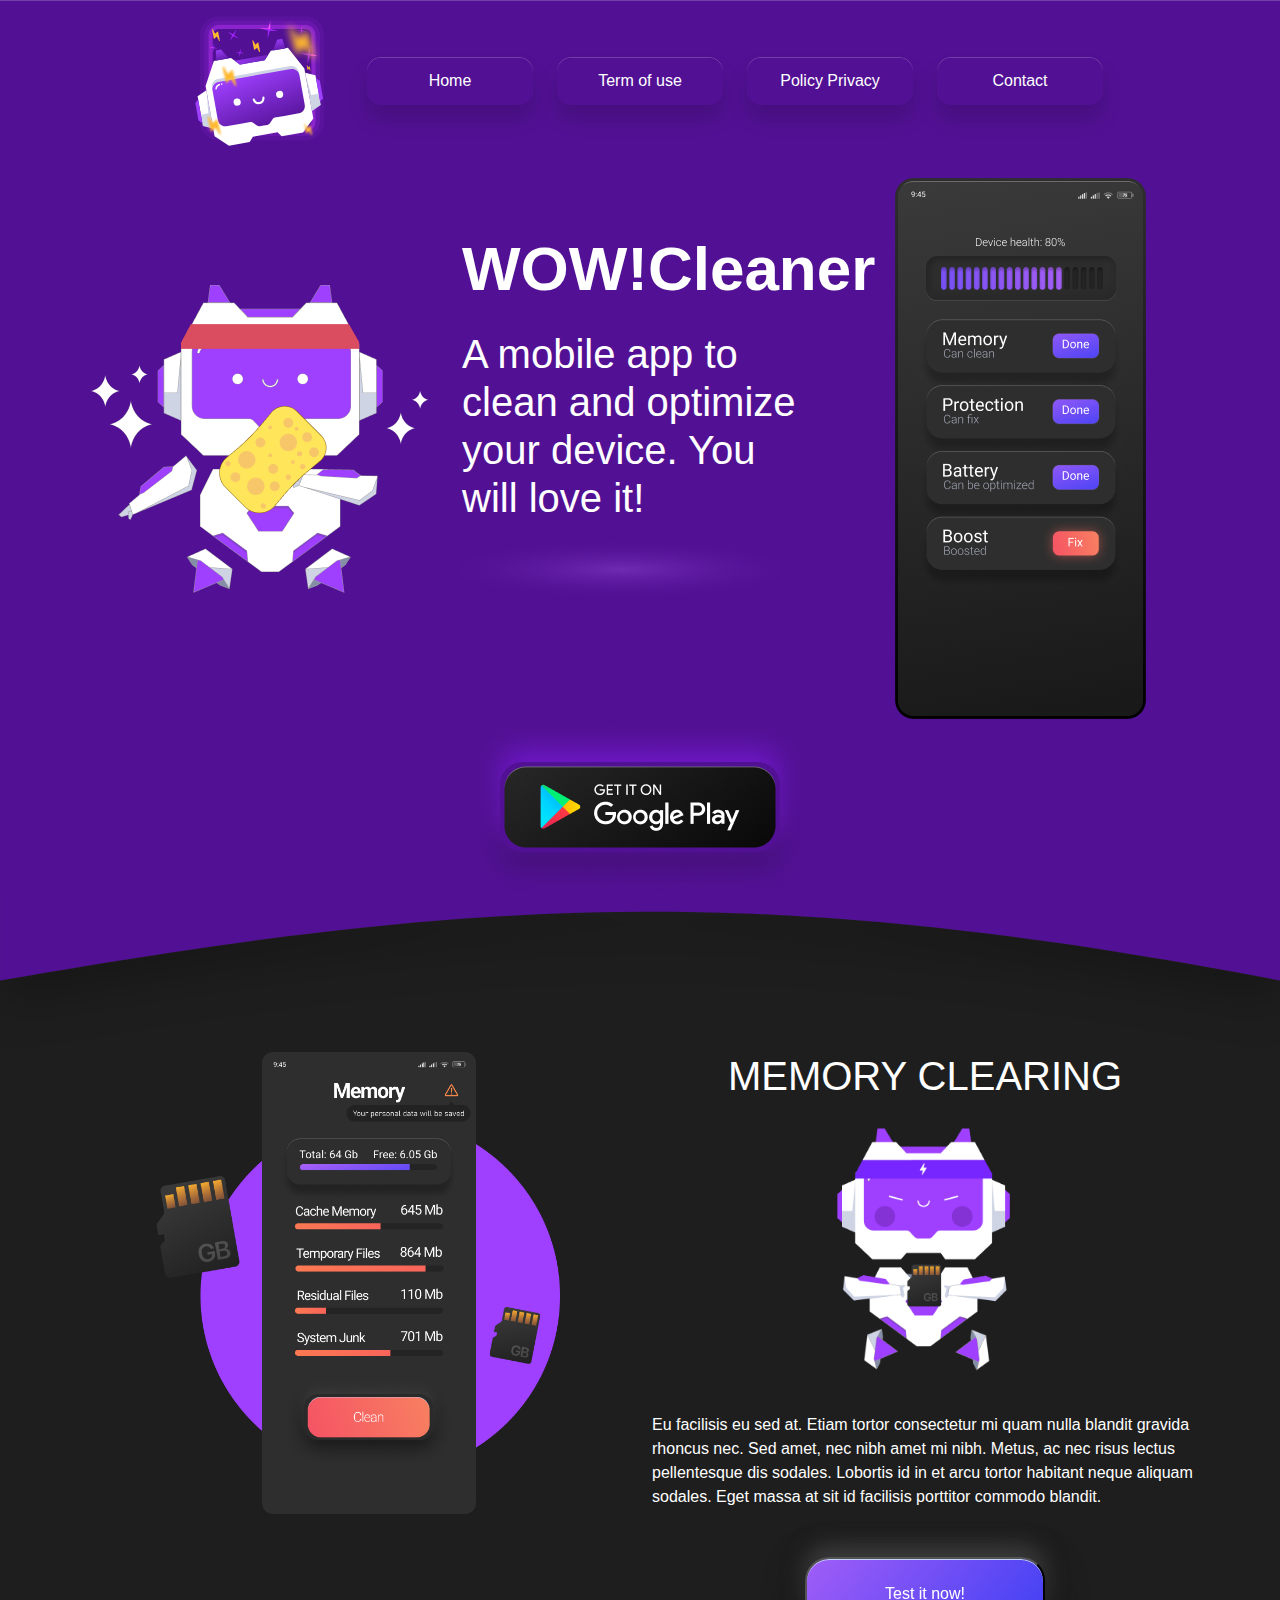
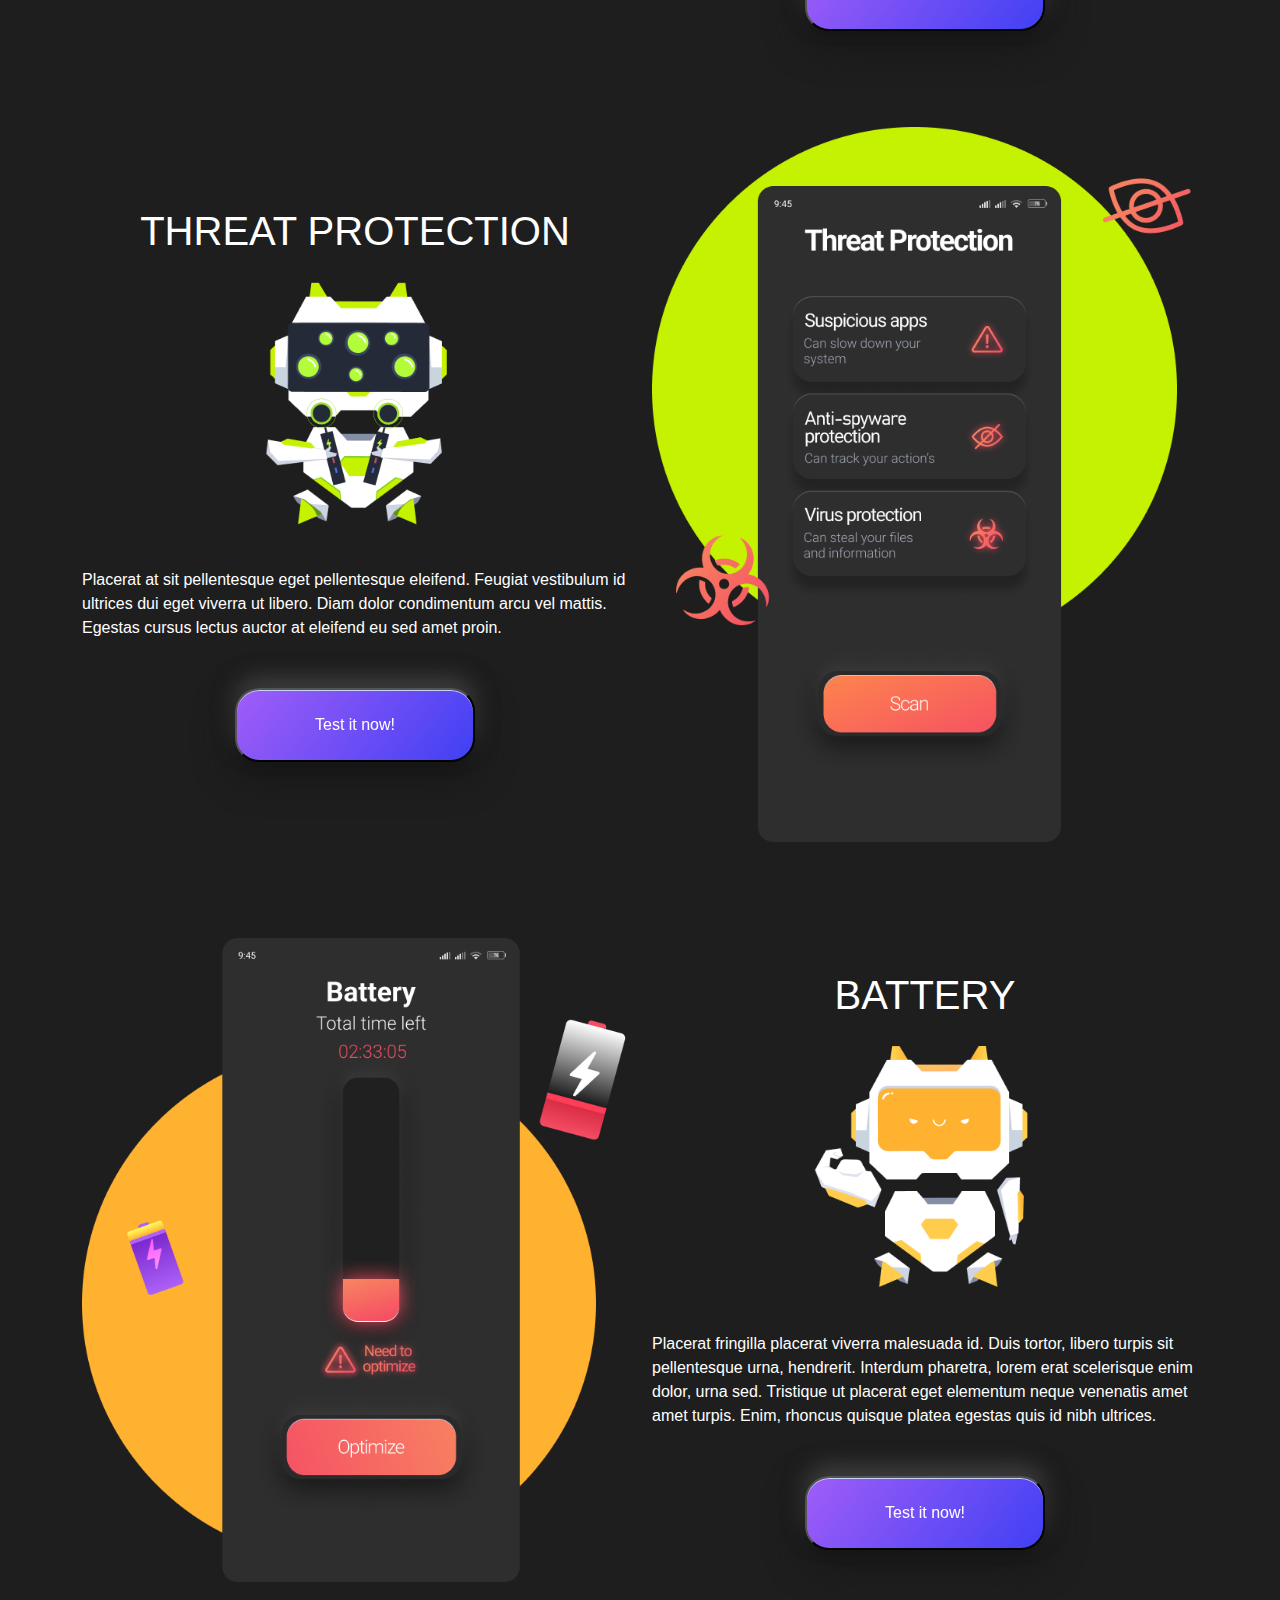
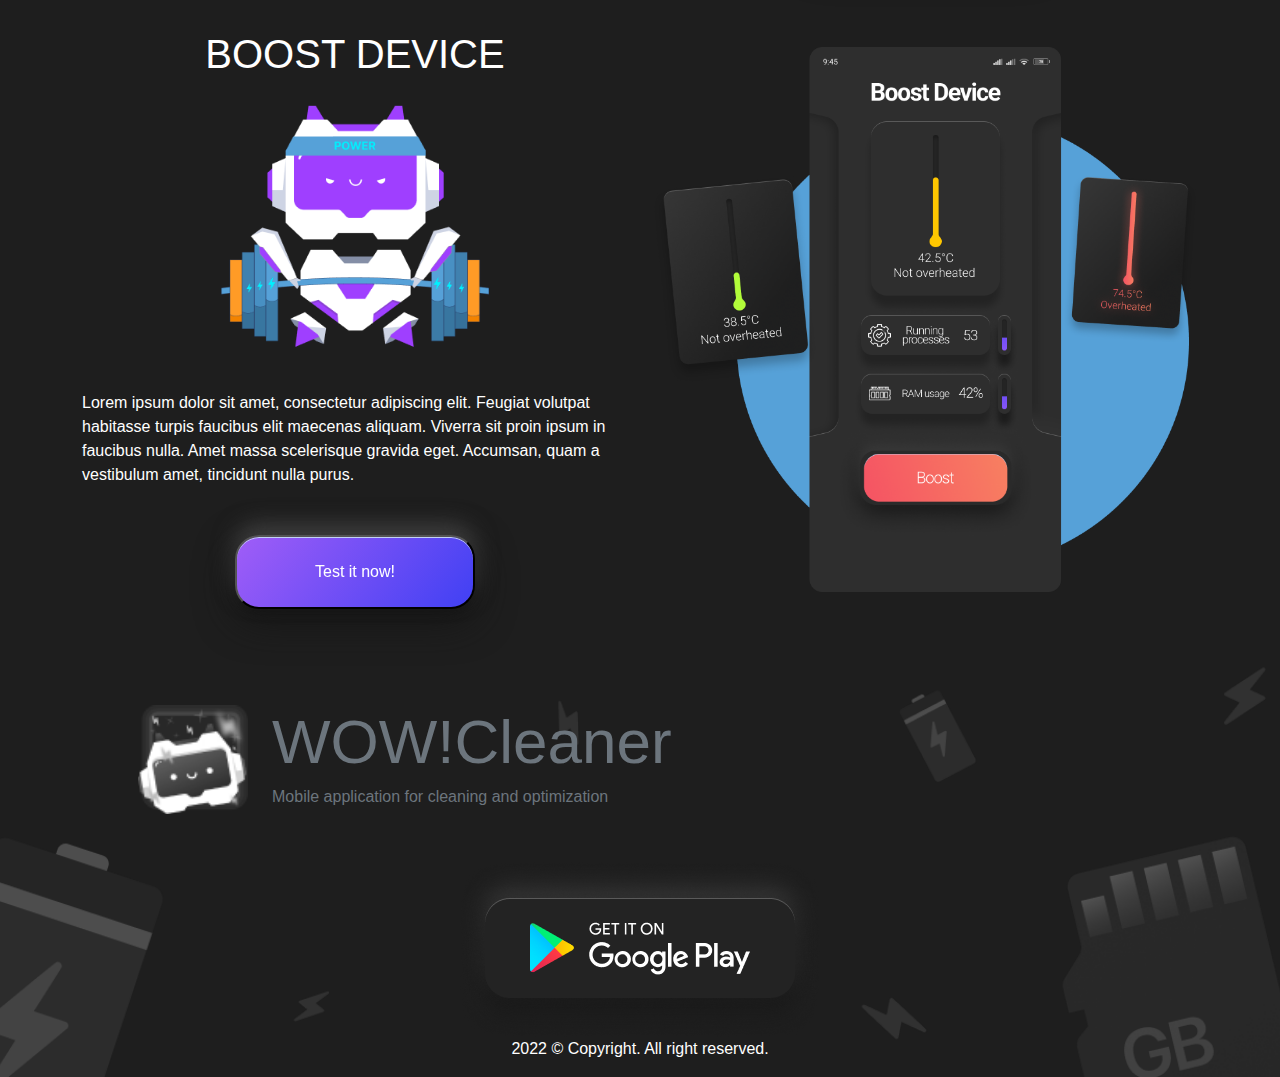
<file: index.html>
<!DOCTYPE html>
<html lang="en">
  <head>
    <meta charset="UTF-8" />
    <meta http-equiv="X-UA-Compatible" content="IE=edge" />
    <meta name="viewport" content="width=device-width, initial-scale=1" />
    <title>wow!cleaner</title>

    <link rel="stylesheet" href="assets/css/bootstrap.css" />
    <link rel="stylesheet" href="assets/css/bootstrap-grid.min.css" />
    <link rel="stylesheet" href="assets/css/bootstrap.rtl.min.css" />
    <link rel="stylesheet" href="assets/css/bootstrap-reboot.min.css" />
    <link rel="stylesheet" href="assets/css/style.css" />
    <link rel="stylesheet" href="assets/css/home.css" />
  </head>
  <body>
    <div id="root">
      <header>
        <!-- NAVIGATION -->
        <nav>
            <div class="container text-center mb-4 pt-3">
                <div class="row row-cols-2 align-items-center justify-content-center">
                  <div
                    class="col-sm-2 col-md-3 col-lg-2 d-none d-sm-none d-md-none d-lg-block d-flex justify-content-center"
                  >
                    <img
                      src="assets/img/logo.svg"
                      alt="Logo"
                      width="130px"
                      height="130px"
                    />
                  </div>
                  <div
                    class="col-sm-2 col-md-3 col-lg-2 d-flex justify-content-center"
                  >
                    <a href="#" class="text-decoration-none w-100">
                      <div class="nav-item">Home</div>
                    </a>
                  </div>
                  <div
                    class="col-sm-2 col-md-3 col-lg-2 d-flex justify-content-center"
                  >
                    <a href="./terms-of-use.html" class="text-decoration-none w-100">
                      <div class="nav-item">Term of use</div>
                    </a>
                  </div>
                  <div
                    class="col-sm-2 col-md-3 col-lg-2 d-flex justify-content-center"
                  >
                    <a href="./policy-privacy.html" class="text-decoration-none w-100">
                      <div class="nav-item">Policy Privacy</div>
                    </a>
                  </div>
                  <div
                    class="col-sm-2 col-md-3 col-lg-2 d-flex justify-content-center"
                  >
                    <a href="#" class="text-decoration-none w-100">
                      <div class="nav-item">Contact</div>
                    </a>
                  </div>
                </div>
              </div>
        </nav>
        <!-- ------------------ -->
        <div class="container">
          <div class="row align-items-center">
            <div
              class="col-sm-4 col-md-12 col-lg-4 d-flex justify-content-center mt-5 mb-5"
            >
              <img
                src="assets/img/washing-robot.png"
                alt="Washing robot"
                class="img-fluid"
              />
            </div>
            <div class="col-sm-4 col-md-6 col-lg-4 mb-5">
              <h1
                class="text-white mb-4 fw-bold text-center text-sm-center text-md-end text-lg-end"
              >
                WOW!Cleaner
              </h1>
              <h2
                class="text-white fw-light text-center text-sm-center text-md-end text-lg-end"
              >
                A mobile app to clean and optimize your device. You will love
                it!
              </h2>
              <img
                src="assets/img/deepness.png"
                alt="deepness"
                class="img-fluid"
              />
            </div>
            <div
              class="col-sm-4 col-md-6 col-lg-4 d-flex justify-content-center justify-content-sm-center justify-content-md-end justify-content-lg-center mt-2"
            >
              <img
                src="assets/img/screen-home.png"
                alt="home screen"
                class="img-fluid"
              />
            </div>
          </div>
          <div class="w-100 d-flex justify-content-center">
            <img
              src="assets/img/google-play.png"
              alt="Get it on Google Play"
              class="img-fluid"
              style="cursor: pointer"
            />
          </div>
        </div>
      </header>
      <main>
        <!-- MEMORY CLEANING -->
        <section class="pb-5">
          <!-- curve screen img here -->
          <img
            src="assets/img/curved-screen-768.svg"
            alt="Curved Screen"
            class="w-100"
          />
          <!-- ---------------------------- -->
          <div class="container">
            <div class="row">
              <div class="col-sm-12 col-md-12 col-lg-6 order-lg-1 text-center">
                <h3 class="text-white text-center fw-normal fs-1">MEMORY CLEARING</h3>
                <img
                  src="assets/img/flash-robot.png"
                  alt="Flash robot"
                  class="img-fluid mb-4 w-50"
                />
                <div class="d-none d-sm-none d-md-none d-lg-block">
                  <p class="text-white mb-5 text-end">
                    Eu facilisis eu sed at. Etiam tortor consectetur mi quam
                    nulla blandit gravida rhoncus nec. Sed amet, nec nibh amet
                    mi nibh. Metus, ac nec risus lectus pellentesque dis
                    sodales. Lobortis id in et arcu tortor habitant neque
                    aliquam sodales. Eget massa at sit id facilisis porttitor
                    commodo blandit.
                  </p>
                  <div class="d-flex justify-content-center">
                    <div class="btn-container">
                      <button class="btn-home mx-auto fw-light">
                        Test it now!
                      </button>
                    </div>
                  </div>
                </div>
              </div>
              <div class="col-sm-12 col-md-12 col-lg-6 text-center">
                <img
                  src="assets/img/memory-screen.png"
                  alt="Memory screen"
                  class="img-fluid w-75"
                />
              </div>
              <div
                class="col-sm-12 col-md-12 col-lg-6 order-lg-2 mt-4 d-sm-block d-md-block d-lg-none"
              >
                <p class="text-white mb-5 text-end">
                  Eu facilisis eu sed at. Etiam tortor consectetur mi quam nulla
                  blandit gravida rhoncus nec. Sed amet, nec nibh amet mi nibh.
                  Metus, ac nec risus lectus pellentesque dis sodales. Lobortis
                  id in et arcu tortor habitant neque aliquam sodales. Eget
                  massa at sit id facilisis porttitor commodo blandit.
                </p>
                <div class="d-flex justify-content-center">
                  <div class="btn-container">
                    <button class="btn-home mx-auto fw-light">
                      Test it now!
                    </button>
                  </div>
                </div>
              </div>
            </div>
          </div>
        </section>
        <!-- THREAT PROTECTION -->
        <section class="pt-5 pb-5">
          <div class="container">
            <div class="row align-items-center">
              <div class="col-sm-12 col-md-12 col-lg-6 text-center">
                <h3 class="text-white fw-normal fs-1">THREAT PROTECTION</h3>
                <img
                  src="assets/img/gamebot-robot.png"
                  alt="Gamebot Robot"
                  class="img-fluid w-50 mb-4"
                />
                <div class="d-none d-sm-none d-md-none d-lg-block">
                  <p class="text-white mb-5 text-end">
                    Placerat at sit pellentesque eget pellentesque eleifend.
                    Feugiat vestibulum id ultrices dui eget viverra ut libero.
                    Diam dolor condimentum arcu vel mattis. Egestas cursus
                    lectus auctor at eleifend eu sed amet proin.
                  </p>
                  <div class="d-flex justify-content-center">
                    <div class="btn-container">
                      <button class="btn-home mx-auto fw-light">
                        Test it now!
                      </button>
                    </div>
                  </div>
                </div>
              </div>
              <div class="col-sm-12 col-md-12 col-lg-6 order-lg-2 text-center">
                <img
                  src="assets/img/threat-protection-screen.png"
                  alt="Threat Protection Screen"
                  class="img-fluid w-100"
                />
              </div>
              <div
                class="col-sm-12 col-md-12 col-lg-6 order-lg-2 mt-4 d-sm-block d-md-block d-lg-none"
              >
                <p class="text-white mb-5 text-end">
                  Placerat at sit pellentesque eget pellentesque eleifend.
                  Feugiat vestibulum id ultrices dui eget viverra ut libero.
                  Diam dolor condimentum arcu vel mattis. Egestas cursus lectus
                  auctor at eleifend eu sed amet proin.
                </p>
                <div class="d-flex justify-content-center">
                  <div class="btn-container">
                    <button class="btn-home mx-auto fw-light">
                      Test it now!
                    </button>
                  </div>
                </div>
              </div>
            </div>
          </div>
        </section>
        <!-- BATTERY -->
        <section class="pt-5">
          <div class="container">
            <div class="row align-items-center">
              <div class="col-sm-12 col-md-12 col-lg-6 order-lg-1 text-center">
                <h3 class="text-white fw-normal fs-1">BATTERY</h3>
                <img
                  src="assets/img/battery-robot.png"
                  alt="Battery Robot"
                  class="img-fluid w-50 mb-4"
                />
                <div class="d-none d-sm-none d-md-none d-lg-block">
                  <p class="text-white mb-5 text-end">
                    Placerat fringilla placerat viverra malesuada id. Duis
                    tortor, libero turpis sit pellentesque urna, hendrerit.
                    Interdum pharetra, lorem erat scelerisque enim dolor, urna
                    sed. Tristique ut placerat eget elementum neque venenatis
                    amet amet turpis. Enim, rhoncus quisque platea egestas quis
                    id nibh ultrices.
                  </p>
                  <div class="d-flex justify-content-center">
                    <div class="btn-container">
                      <button class="btn-home mx-auto fw-light">
                        Test it now!
                      </button>
                    </div>
                  </div>
                </div>
              </div>
              <div class="col-sm-12 col-md-12 col-lg-6 text-center">
                <img
                  src="assets/img/battery-screen.png"
                  alt="Threat Protection Screen"
                  class="img-fluid w-100"
                />
              </div>
              <div
                class="col-sm-12 col-md-12 col-lg-6 order-lg-2 mt-4 d-sm-block d-md-block d-lg-none"
              >
                <p class="text-white mb-5 text-end">
                  Placerat fringilla placerat viverra malesuada id. Duis tortor,
                  libero turpis sit pellentesque urna, hendrerit. Interdum
                  pharetra, lorem erat scelerisque enim dolor, urna sed.
                  Tristique ut placerat eget elementum neque venenatis amet amet
                  turpis. Enim, rhoncus quisque platea egestas quis id nibh
                  ultrices.
                </p>
                <div class="d-flex justify-content-center">
                  <div class="btn-container">
                    <button class="btn-home mx-auto fw-light">
                      Test it now!
                    </button>
                  </div>
                </div>
              </div>
            </div>
          </div>
        </section>
        <!-- BOOST DEVICE -->
        <section class="pt-5 pb-5">
          <div class="container">
            <div class="row align-items-center">
              <div class="col-sm-12 col-md-12 col-lg-6 text-center">
                <h3 class="text-white fw-normal fs-1">BOOST DEVICE</h3>
                <img
                  src="assets/img/boost-robot.png"
                  alt="Gamebot Robot"
                  class="img-fluid w-50 mb-4"
                />
                <div class="d-none d-sm-none d-md-none d-lg-block">
                  <p class="text-white mb-5 text-end">
                    Lorem ipsum dolor sit amet, consectetur adipiscing elit.
                    Feugiat volutpat habitasse turpis faucibus elit maecenas
                    aliquam. Viverra sit proin ipsum in faucibus nulla. Amet
                    massa scelerisque gravida eget. Accumsan, quam a vestibulum
                    amet, tincidunt nulla purus.
                  </p>
                  <div class="d-flex justify-content-center">
                    <div class="btn-container">
                      <button class="btn-home mx-auto fw-light">
                        Test it now!
                      </button>
                    </div>
                  </div>
                </div>
              </div>
              <div class="col-sm-12 col-md-12 col-lg-6 order-lg-2 text-center">
                <img
                  src="assets/img/boost-screen.png"
                  alt="Threat Protection Screen"
                  class="img-fluid w-100"
                />
              </div>
              <div
                class="col-sm-12 col-md-12 col-lg-6 order-lg-2 mt-4 d-sm-block d-md-block d-lg-none"
              >
                <p class="text-white mb-5 text-end">
                  Lorem ipsum dolor sit amet, consectetur adipiscing elit.
                  Feugiat volutpat habitasse turpis faucibus elit maecenas
                  aliquam. Viverra sit proin ipsum in faucibus nulla. Amet massa
                  scelerisque gravida eget. Accumsan, quam a vestibulum amet,
                  tincidunt nulla purus.
                </p>
                <div class="d-flex justify-content-center">
                  <div class="btn-container">
                    <button class="btn-home mx-auto fw-light">
                      Test it now!
                    </button>
                  </div>
                </div>
              </div>
            </div>
          </div>
        </section>
      </main>
      <footer class="pt-5">
        <div class="container">
          <div class="row">
            <div class="col-lg-12">
              <div class="row row-cols-1 flex-nowrap">
                <div
                      class="col-4 col-xs-4 col-sm-4 col-md-5 col-lg-2 d-flex justify-content-end pl-5"
                    >
                      <img
                        src="assets/img/logo-bw.png"
                        alt="Logo black&white"
                        class="logo-footer img-fluid"
                      />
                    </div>
                    <div class="col-8 col-xs-8 col-sm-8 col-md-7 col-lg-9">
                      <h4 class="text-secondary">WOW!Cleaner</h4>
                      <h5 class="text-secondary">
                        Mobile application for cleaning and optimization
                      </h5>
                    </div>
              </div>
            </div>
            <div class="col-lg-12 text-center mt-5">
              <img
                src="assets/img/google-play-footer.png"
                alt="Get it on Google Play"
                class="img-fluid"
                style="cursor: pointer"
              />
            </div>
            <div class="col-lg-12 text-center">
              <p class="text-white">2022 © Copyright. All right reserved.</p>
            </div>
          </div>
        </div>
      </footer>
    </div>
    <script src="assets/js/bootstrap.min.js" defer></script>
    <script src="assets/js/bootstrap.bundle.min.js" defer></script>
  </body>
</html>
</file>
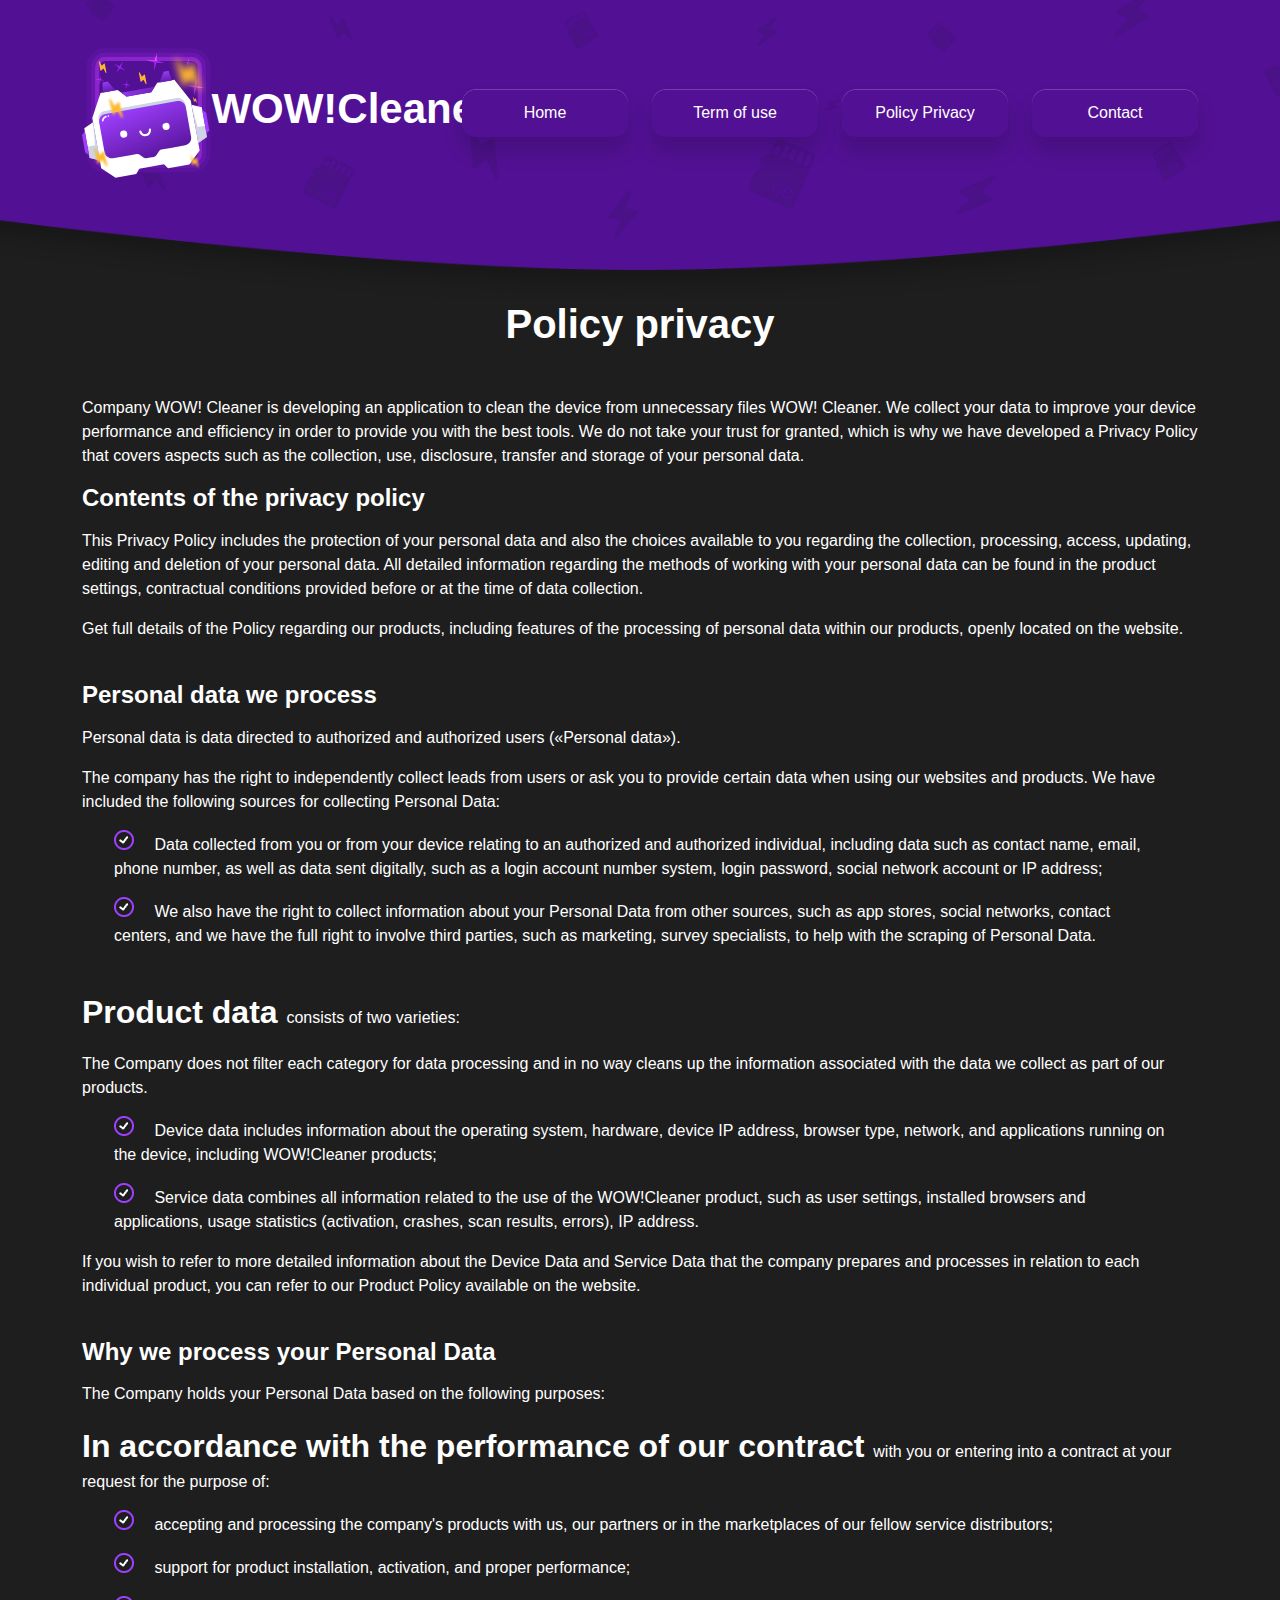
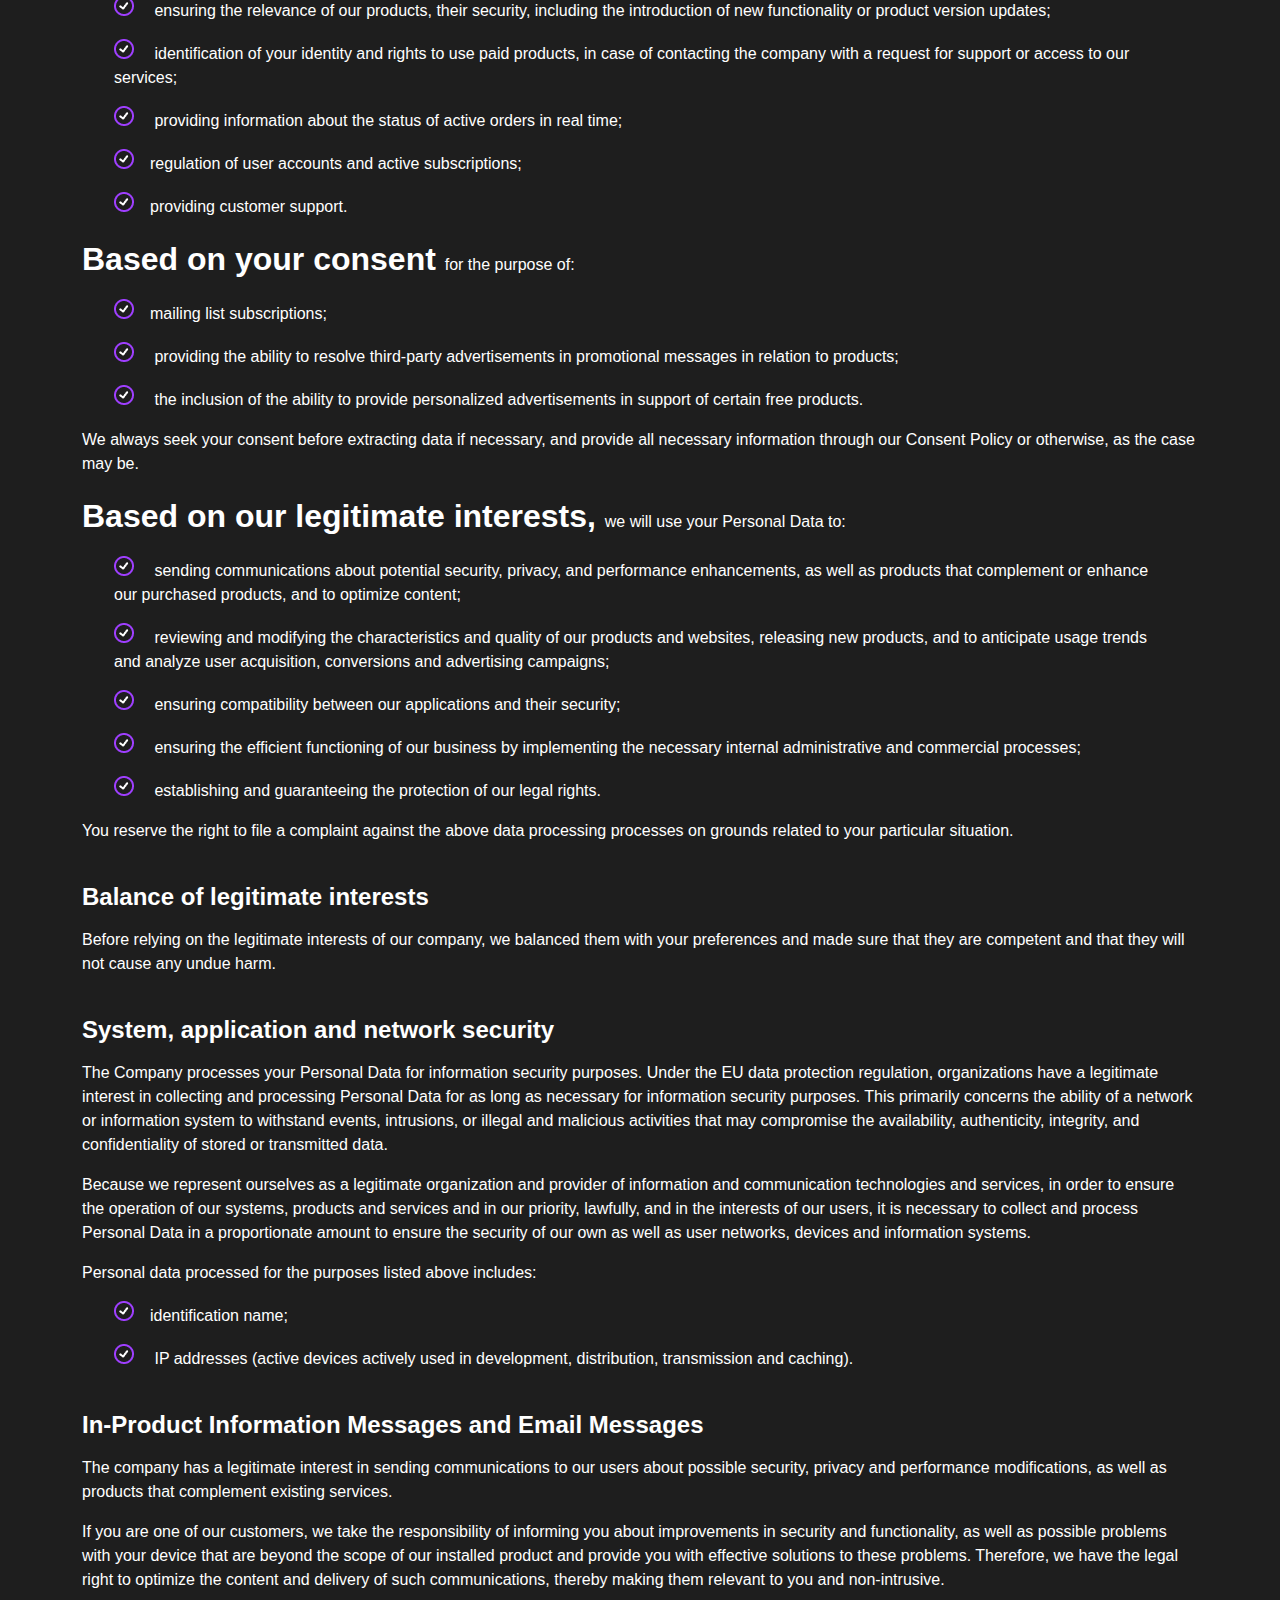
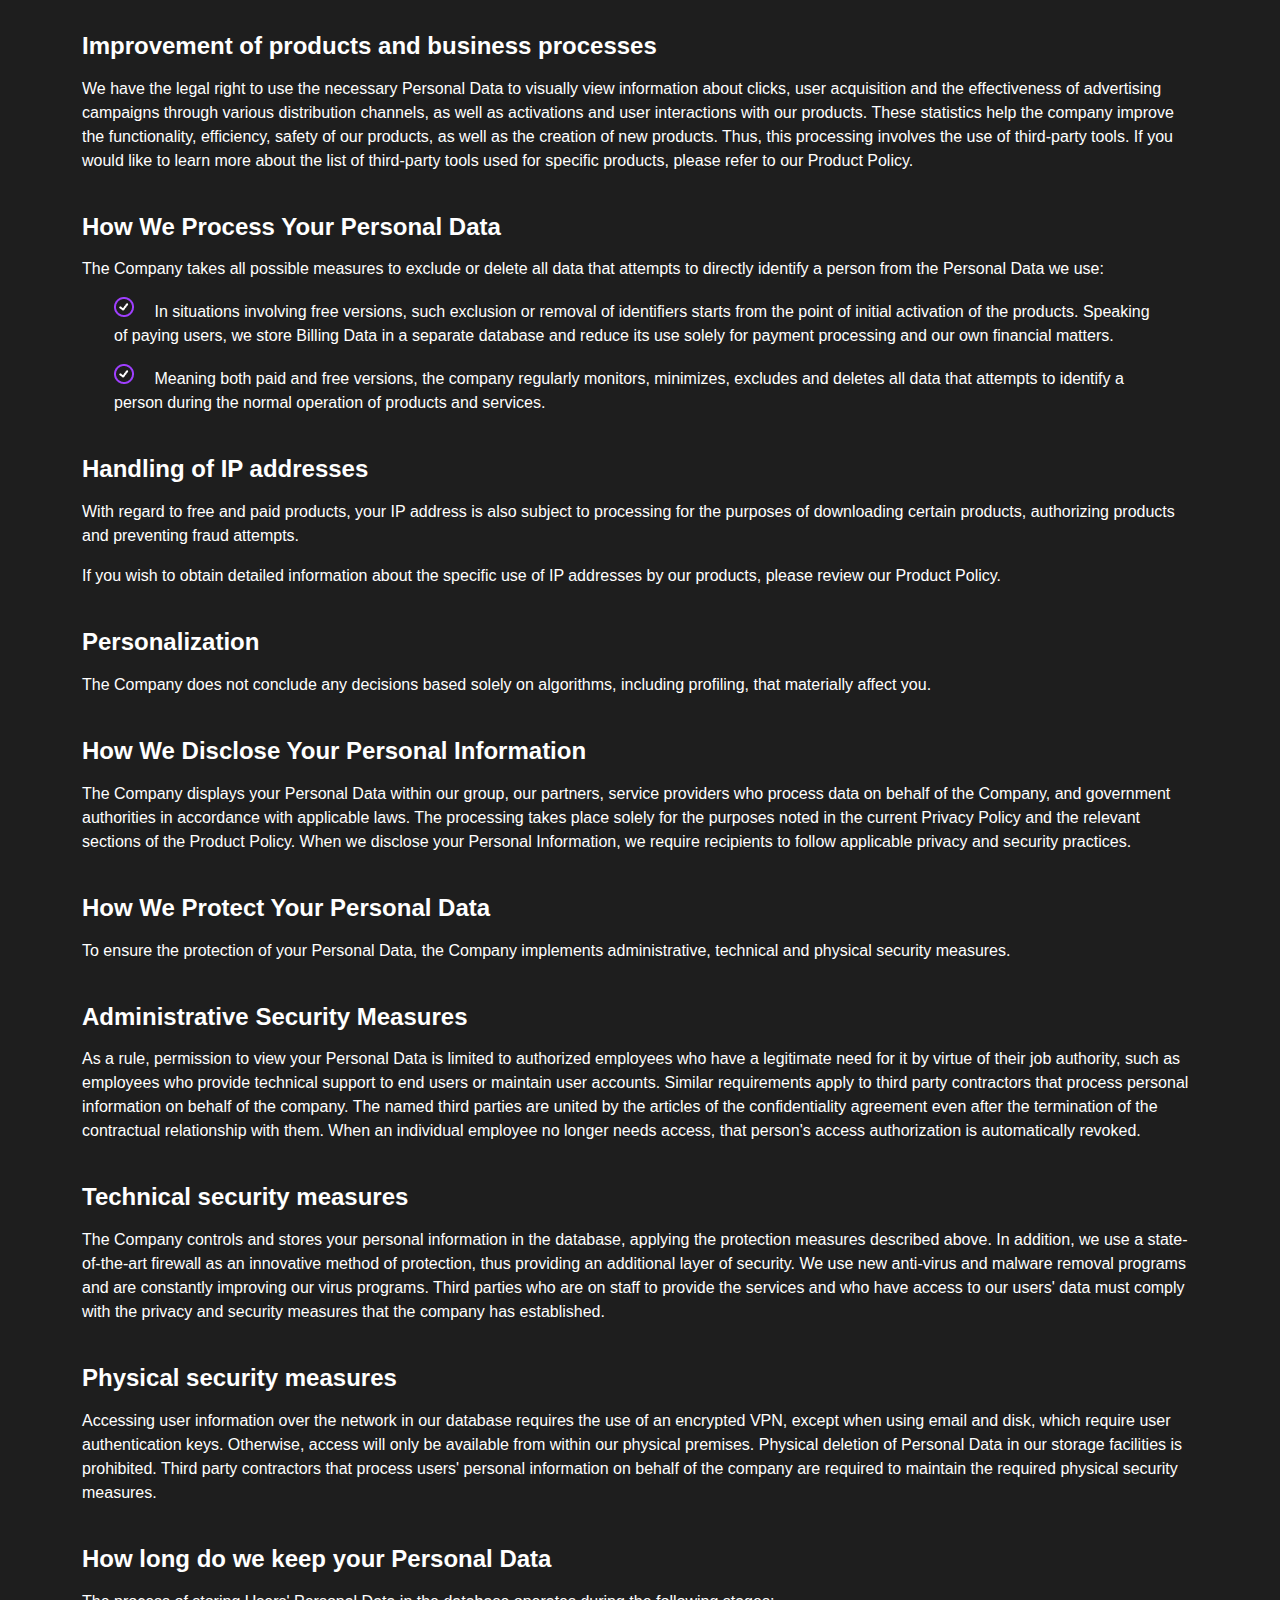
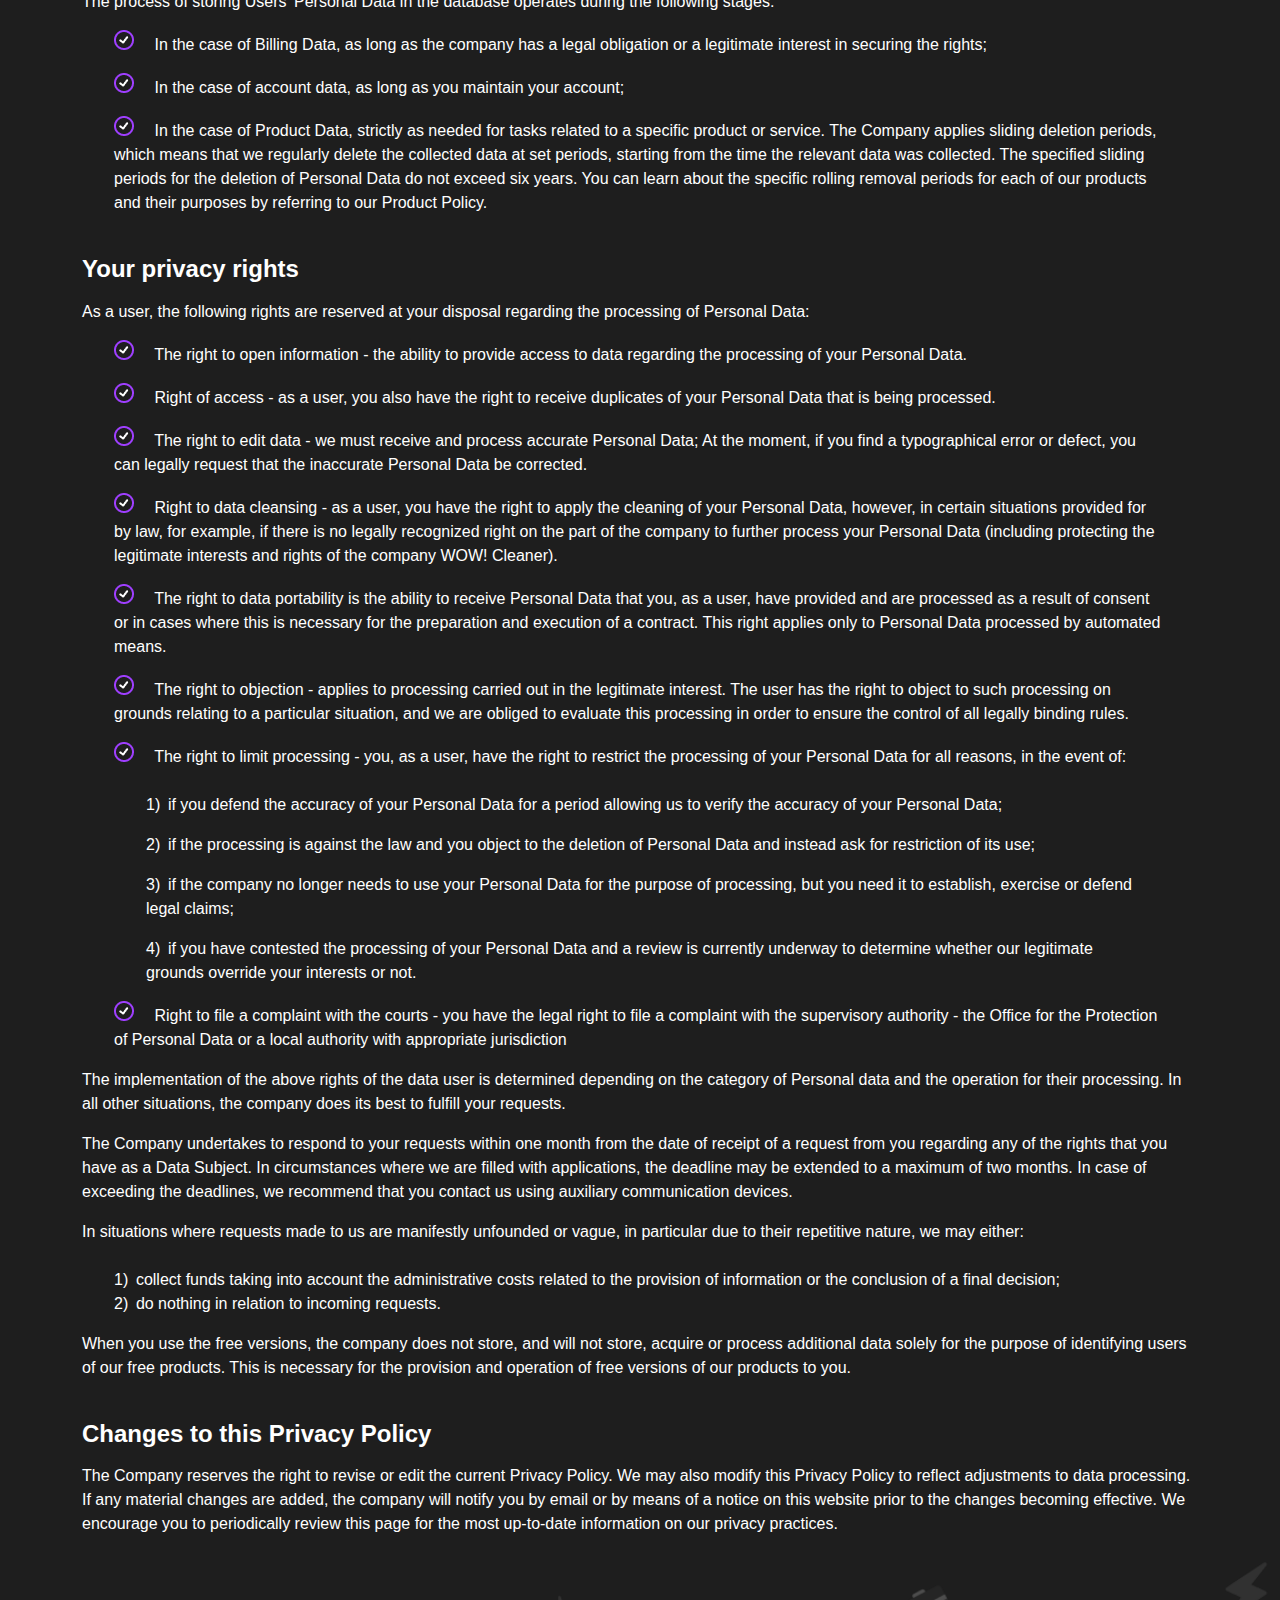
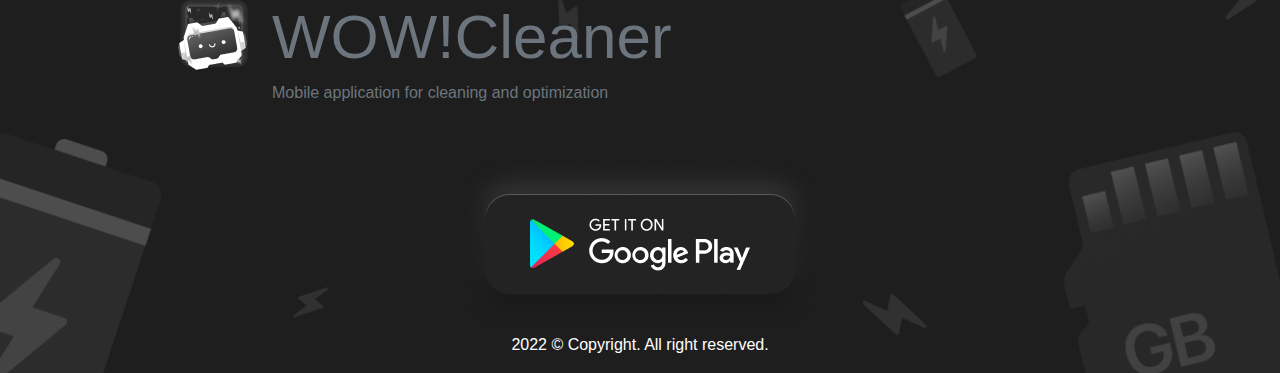
<file: policy-privacy.html>
<!DOCTYPE html>
<html lang="en">
  <head>
    <meta charset="UTF-8" />
    <meta http-equiv="X-UA-Compatible" content="IE=edge" />
    <meta name="viewport" content="width=device-width, initial-scale=1.0" />
    <title>Policy privacy</title>

    <link rel="stylesheet" href="assets/css/bootstrap.css" />
    <link rel="stylesheet" href="assets/css/bootstrap-grid.min.css" />
    <link rel="stylesheet" href="assets/css/bootstrap.rtl.min.css" />
    <link rel="stylesheet" href="assets/css/bootstrap-reboot.min.css" />
    <link rel="stylesheet" href="assets/css/style.css" />
  </head>
  <body>
    <div id="root">
      <header class="head-bg">
        <div class="pattern">
          <!-- NAVIGATION -->
          <nav>
            <div class="container text-center mb-5 pt-5">
              <h1
                class="text-white text-center mb-4 d-none d-sm-block d-md-block d-lg-none logo-text-md-sm"
              >
                WOW!Cleaner
              </h1>
              <div
                class="row row-cols-2 align-items-center justify-content-end"
              >
                <div
                  class="col-sm-2 col-md-3 col-lg-4 d-none d-sm-none d-md-none d-lg-flex flex-nowrap flex-direction-row align-items-center justify-content-around"
                >
                  <img
                    src="assets/img/logo.svg"
                    alt="Logo"
                    width="130px"
                    height="130px"
                  />
                  <h1
                    class="text-white text-center d-none d-sm-none d-md-none d-lg-flex logo-text"
                  >
                    WOW!Cleaner
                  </h1>
                </div>
                <div
                  class="col-sm-2 col-md-3 col-lg-2 d-flex justify-content-center"
                >
                  <a href="./index.html" class="text-decoration-none w-100">
                    <div class="nav-item">Home</div>
                  </a>
                </div>
                <div
                  class="col-sm-2 col-md-3 col-lg-2 d-flex justify-content-center"
                >
                  <a
                    href="./terms-of-use.html"
                    class="text-decoration-none w-100"
                  >
                    <div class="nav-item">Term of use</div>
                  </a>
                </div>
                <div
                  class="col-sm-2 col-md-3 col-lg-2 d-flex justify-content-center"
                >
                  <a href="#" class="text-decoration-none w-100">
                    <div class="nav-item">Policy Privacy</div>
                  </a>
                </div>
                <div
                  class="col-sm-2 col-md-3 col-lg-2 d-flex justify-content-center"
                >
                  <a href="#" class="text-decoration-none w-100">
                    <div class="nav-item">Contact</div>
                  </a>
                </div>
              </div>
            </div>
          </nav>
          <!-- -------------------- -->
        </div>
      </header>
      <main>
        <!-- PRIVACY POLICY -->
        <section>
          <div class="container text-white">
            <h2 class="text-center mb-5">Policy privacy</h2>
            <p>
              Company WOW! Cleaner is developing an application to clean the
              device from unnecessary files WOW! Cleaner. We collect your data
              to improve your device performance and efficiency in order to
              provide you with the best tools. We do not take your trust for
              granted, which is why we have developed a Privacy Policy that
              covers aspects such as the collection, use, disclosure, transfer
              and storage of your personal data.
            </p>
            <article>
              <h3>Contents of the privacy policy</h3>
              <p>
                This Privacy Policy includes the protection of your personal
                data and also the choices available to you regarding the
                collection, processing, access, updating, editing and deletion
                of your personal data. All detailed information regarding the
                methods of working with your personal data can be found in the
                product settings, contractual conditions provided before or at
                the time of data collection.
              </p>
              <p>
                Get full details of the Policy regarding our products, including
                features of the processing of personal data within our products,
                openly located on the website.
              </p>
            </article>
            <br />
            <article>
              <h3>Personal data we process</h3>
              <p>
                Personal data is data directed to authorized and authorized
                users («Personal data»).
              </p>
              <p>
                The company has the right to independently collect leads from
                users or ask you to provide certain data when using our websites
                and products. We have included the following sources for
                collecting Personal Data:
              </p>
              <ul>
                <li>
                  Data collected from you or from your device relating to an
                  authorized and authorized individual, including data such as
                  contact name, email, phone number, as well as data sent
                  digitally, such as a login account number system, login
                  password, social network account or IP address;
                </li>
                <li>
                  We also have the right to collect information about your
                  Personal Data from other sources, such as app stores, social
                  networks, contact centers, and we have the full right to
                  involve third parties, such as marketing, survey specialists,
                  to help with the scraping of Personal Data.
                </li>
              </ul>
            </article>
            <br />
            <article>
              <p>
                <span class="fs-2 fw-bold">Product data </span>consists of two varieties:
              </p>
              <p>
                The Company does not filter each category for data processing
                and in no way cleans up the information associated with the data
                we collect as part of our products.
              </p>
              <ul>
                <li>
                  Device data includes information about the operating system,
                  hardware, device IP address, browser type, network, and
                  applications running on the device, including WOW!Cleaner
                  products;
                </li>
                <li>
                  Service data combines all information related to the use of
                  the WOW!Cleaner product, such as user settings, installed
                  browsers and applications, usage statistics (activation,
                  crashes, scan results, errors), IP address.
                </li>
              </ul>
              <p>
                If you wish to refer to more detailed information about the
                Device Data and Service Data that the company prepares and
                processes in relation to each individual product, you can refer
                to our Product Policy available on the website.
              </p>
            </article>
            <br />
            <article>
              <h3>Why we process your Personal Data</h3>
              <p>
                The Company holds your Personal Data based on the following
                purposes:
              </p>
              <p>
                <span class="fs-2 fw-bold"
                  >In accordance with the performance of our contract </span
                >with you or entering into a contract at your request for the
                purpose of:
              </p>
              <ul>
                <li>
                  accepting and processing the company's products with us, our
                  partners or in the marketplaces of our fellow service
                  distributors;
                </li>
                <li>
                  support for product installation, activation, and proper
                  performance;
                </li>
                <li>
                  ensuring the relevance of our products, their security,
                  including the introduction of new functionality or product
                  version updates;
                </li>
                <li>
                  identification of your identity and rights to use paid
                  products, in case of contacting the company with a request for
                  support or access to our services;
                </li>
                <li>
                  providing information about the status of active orders in
                  real time;
                </li>
                <li>regulation of user accounts and active subscriptions;</li>
                <li>providing customer support.</li>
              </ul>
              <p>
                <span class="fs-2 fw-bold">Based on your consent </span>for the
                purpose of:
              </p>
              <ul>
                <li>mailing list subscriptions;</li>
                <li>
                  providing the ability to resolve third-party advertisements in
                  promotional messages in relation to products;
                </li>
                <li>
                  the inclusion of the ability to provide personalized
                  advertisements in support of certain free products.
                </li>
              </ul>
              <p>
                We always seek your consent before extracting data if necessary,
                and provide all necessary information through our Consent Policy
                or otherwise, as the case may be.
              </p>
              <p>
                <span class="fs-2 fw-bold"
                  >Based on our legitimate interests, </span
                >we will use your Personal Data to:
              </p>
              <ul>
                <li>
                  sending communications about potential security, privacy, and
                  performance enhancements, as well as products that complement
                  or enhance our purchased products, and to optimize content;
                </li>
                <li>
                  reviewing and modifying the characteristics and quality of our
                  products and websites, releasing new products, and to
                  anticipate usage trends and analyze user acquisition,
                  conversions and advertising campaigns;
                </li>
                <li>
                  ensuring compatibility between our applications and their
                  security;
                </li>
                <li>
                  ensuring the efficient functioning of our business by
                  implementing the necessary internal administrative and
                  commercial processes;
                </li>
                <li>
                  establishing and guaranteeing the protection of our legal
                  rights.
                </li>
              </ul>
              <p>
                You reserve the right to file a complaint against the above data
                processing processes on grounds related to your particular
                situation.
              </p>
            </article>
            <br />
            <article>
              <h3>Balance of legitimate interests</h3>
              <p>
                Before relying on the legitimate interests of our company, we
                balanced them with your preferences and made sure that they are
                competent and that they will not cause any undue harm.
              </p>
            </article>
            <br />
            <article>
              <h3>System, application and network security</h3>
              <p>
                The Company processes your Personal Data for information
                security purposes. Under the EU data protection regulation,
                organizations have a legitimate interest in collecting and
                processing Personal Data for as long as necessary for
                information security purposes. This primarily concerns the
                ability of a network or information system to withstand events,
                intrusions, or illegal and malicious activities that may
                compromise the availability, authenticity, integrity, and
                confidentiality of stored or transmitted data.
              </p>
              <p>
                Because we represent ourselves as a legitimate organization and
                provider of information and communication technologies and
                services, in order to ensure the operation of our systems,
                products and services and in our priority, lawfully, and in the
                interests of our users, it is necessary to collect and process
                Personal Data in a proportionate amount to ensure the security
                of our own as well as user networks, devices and information
                systems.
              </p>
              <p>
                Personal data processed for the purposes listed above includes:
              </p>
              <ul>
                <li>identification name;</li>
                <li>
                  IP addresses (active devices actively used in development,
                  distribution, transmission and caching).
                </li>
              </ul>
            </article>
            <br />
            <article>
              <h3>In-Product Information Messages and Email Messages</h3>
              <p>
                The company has a legitimate interest in sending communications
                to our users about possible security, privacy and performance
                modifications, as well as products that complement existing
                services.
              </p>
              <p>
                If you are one of our customers, we take the responsibility of
                informing you about improvements in security and functionality,
                as well as possible problems with your device that are beyond
                the scope of our installed product and provide you with
                effective solutions to these problems. Therefore, we have the
                legal right to optimize the content and delivery of such
                communications, thereby making them relevant to you and
                non-intrusive.
              </p>
            </article>
            <br />
            <article>
              <h3>Improvement of products and business processes</h3>
              <p>
                We have the legal right to use the necessary Personal Data to
                visually view information about clicks, user acquisition and the
                effectiveness of advertising campaigns through various
                distribution channels, as well as activations and user
                interactions with our products. These statistics help the
                company improve the functionality, efficiency, safety of our
                products, as well as the creation of new products. Thus, this
                processing involves the use of third-party tools. If you would
                like to learn more about the list of third-party tools used for
                specific products, please refer to our Product Policy.
              </p>
            </article>
            <br />
            <article>
              <h3>How We Process Your Personal Data</h3>
              <p>
                The Company takes all possible measures to exclude or delete all
                data that attempts to directly identify a person from the
                Personal Data we use:
              </p>
              <ul>
                <li>
                  In situations involving free versions, such exclusion or
                  removal of identifiers starts from the point of initial
                  activation of the products. Speaking of paying users, we store
                  Billing Data in a separate database and reduce its use solely
                  for payment processing and our own financial matters.
                </li>
                <li>
                  Meaning both paid and free versions, the company regularly
                  monitors, minimizes, excludes and deletes all data that
                  attempts to identify a person during the normal operation of
                  products and services.
                </li>
              </ul>
            </article>
            <br />
            <article>
              <h3>Handling of IP addresses</h3>
              <p>
                With regard to free and paid products, your IP address is also
                subject to processing for the purposes of downloading certain
                products, authorizing products and preventing fraud attempts.
              </p>
              <p>
                If you wish to obtain detailed information about the specific
                use of IP addresses by our products, please review our Product
                Policy.
              </p>
            </article>
            <br />
            <article>
              <h3>Personalization</h3>
              <p>
                The Company does not conclude any decisions based solely on
                algorithms, including profiling, that materially affect you.
              </p>
            </article>
            <br />
            <article>
              <h3>How We Disclose Your Personal Information</h3>
              <p>
                The Company displays your Personal Data within our group, our
                partners, service providers who process data on behalf of the
                Company, and government authorities in accordance with
                applicable laws. The processing takes place solely for the
                purposes noted in the current Privacy Policy and the relevant
                sections of the Product Policy. When we disclose your Personal
                Information, we require recipients to follow applicable privacy
                and security practices.
              </p>
            </article>
            <br />
            <article>
              <h3>How We Protect Your Personal Data</h3>
              <p>
                To ensure the protection of your Personal Data, the Company
                implements administrative, technical and physical security
                measures.
              </p>
            </article>
            <br />
            <article>
              <h3>Administrative Security Measures</h3>
              <p>
                As a rule, permission to view your Personal Data is limited to
                authorized employees who have a legitimate need for it by virtue
                of their job authority, such as employees who provide technical
                support to end users or maintain user accounts. Similar
                requirements apply to third party contractors that process
                personal information on behalf of the company. The named third
                parties are united by the articles of the confidentiality
                agreement even after the termination of the contractual
                relationship with them. When an individual employee no longer
                needs access, that person's access authorization is
                automatically revoked.
              </p>
            </article>
            <br />
            <article>
              <h3>Technical security measures</h3>
              <p>
                The Company controls and stores your personal information in the
                database, applying the protection measures described above. In
                addition, we use a state-of-the-art firewall as an innovative
                method of protection, thus providing an additional layer of
                security. We use new anti-virus and malware removal programs and
                are constantly improving our virus programs. Third parties who
                are on staff to provide the services and who have access to our
                users' data must comply with the privacy and security measures
                that the company has established.
              </p>
            </article>
            <br />
            <article>
              <h3>Physical security measures</h3>
              <p>
                Accessing user information over the network in our database
                requires the use of an encrypted VPN, except when using email
                and disk, which require user authentication keys. Otherwise,
                access will only be available from within our physical premises.
                Physical deletion of Personal Data in our storage facilities is
                prohibited. Third party contractors that process users' personal
                information on behalf of the company are required to maintain
                the required physical security measures.
              </p>
            </article>
            <br />
            <article>
              <h3>How long do we keep your Personal Data</h3>
              <p>
                The process of storing Users' Personal Data in the database
                operates during the following stages:
              </p>
              <ul>
                <li>
                  In the case of Billing Data, as long as the company has a
                  legal obligation or a legitimate interest in securing the
                  rights;
                </li>
                <li>
                  In the case of account data, as long as you maintain your
                  account;
                </li>
                <li>
                  In the case of Product Data, strictly as needed for tasks
                  related to a specific product or service. The Company applies
                  sliding deletion periods, which means that we regularly delete
                  the collected data at set periods, starting from the time the
                  relevant data was collected. The specified sliding periods for
                  the deletion of Personal Data do not exceed six years. You can
                  learn about the specific rolling removal periods for each of
                  our products and their purposes by referring to our Product
                  Policy.
                </li>
              </ul>
            </article>
            <br />
            <article>
              <h3>Your privacy rights</h3>
              <p>
                As a user, the following rights are reserved at your disposal
                regarding the processing of Personal Data:
              </p>
              <ul>
                <li>
                  The right to open information - the ability to provide access
                  to data regarding the processing of your Personal Data.
                </li>
                <li>
                  Right of access - as a user, you also have the right to
                  receive duplicates of your Personal Data that is being
                  processed.
                </li>
                <li>
                  The right to edit data - we must receive and process accurate
                  Personal Data; At the moment, if you find a typographical
                  error or defect, you can legally request that the inaccurate
                  Personal Data be corrected.
                </li>
                <li>
                  Right to data cleansing - as a user, you have the right to
                  apply the cleaning of your Personal Data, however, in certain
                  situations provided for by law, for example, if there is no
                  legally recognized right on the part of the company to further
                  process your Personal Data (including protecting the
                  legitimate interests and rights of the company WOW! Cleaner).
                </li>
                <li>
                  The right to data portability is the ability to receive
                  Personal Data that you, as a user, have provided and are
                  processed as a result of consent or in cases where this is
                  necessary for the preparation and execution of a contract.
                  This right applies only to Personal Data processed by
                  automated means.
                </li>
                <li>
                  The right to objection - applies to processing carried out in
                  the legitimate interest. The user has the right to object to
                  such processing on grounds relating to a particular situation,
                  and we are obliged to evaluate this processing in order to
                  ensure the control of all legally binding rules.
                </li>
                <li>
                  The right to limit processing - you, as a user, have the right
                  to restrict the processing of your Personal Data for all
                  reasons, in the event of:
                  <ol class="li-in-ol mt-4">
                    <li>if you defend the accuracy of your Personal Data for a
                      period allowing us to verify the accuracy of your Personal
                      Data;
                    </li>
                    <li>if the processing is against the law and you object to the
                      deletion of Personal Data and instead ask for restriction
                      of its use;
                    </li>
                    <li>if the company no longer needs to use your Personal Data
                      for the purpose of processing, but you need it to
                      establish, exercise or defend legal claims;
                    </li>
                    <li>if you have contested the processing of your Personal Data
                      and a review is currently underway to determine whether
                      our legitimate grounds override your interests or not.
                    </li>
                  </ol>
                </li>
                <li>
                  Right to file a complaint with the courts - you have the legal
                  right to file a complaint with the supervisory authority - the
                  Office for the Protection of Personal Data or a local
                  authority with appropriate jurisdiction
                </li>
              </ul>
              <p>
                The implementation of the above rights of the data user is determined depending on the category of Personal data and the operation for their processing. In all other situations, the company does its best to fulfill your requests.
              </p>
              <p>The Company undertakes to respond to your requests within one month from the date of receipt of a request from you regarding any of the rights that you have as a Data Subject. In circumstances where we are filled with applications, the deadline may be extended to a maximum of two months. In case of exceeding the deadlines, we recommend that you contact us using auxiliary communication devices.</p>
              <p>In situations where requests made to us are manifestly unfounded or vague, in particular due to their repetitive nature, we may either:
              </p>
              <ol class="li-in-ol mt-4">
                <li>collect funds taking into account the administrative costs related to the provision of         
                  information or the conclusion of a final decision;
                </li>
                <li>do nothing in relation to incoming requests.</li>
              </ol>
              <p>When you use the free versions, the company does not store, and will not store, acquire or process additional data solely for the purpose of identifying users of our free products. This is necessary for the provision and operation of free versions of our products to you.
              </p>
            </article>
            <br />
            <article>
              <h3>Changes to this Privacy Policy</h3>
              <p>
                The Company reserves the right to revise or edit the current
                Privacy Policy. We may also modify this Privacy Policy to
                reflect adjustments to data processing. If any material changes
                are added, the company will notify you by email or by means of a
                notice on this website prior to the changes becoming effective.
                We encourage you to periodically review this page for the most
                up-to-date information on our privacy practices.
              </p>
            </article>
          </div>
        </section>
        <!-- ------------------ -->
      </main>
      <footer class="pt-5">
        <div class="container">
          <div class="row">
            <div class="col-lg-12">
              <div class="row row-cols-1 flex-nowrap">
                <div
                  class="col-4 col-xs-4 col-sm-4 col-md-4 col-lg-2 d-flex justify-content-end pl-5"
                >
                  <img
                    src="assets/img/logo-bw.png"
                    alt="Logo black&white"
                    style="width: 70px; height: 70px"
                    class="logo-footer"
                  />
                </div>
                <div class="col-8 col-xs-8 col-sm-8 col-md-8 col-lg-9">
                  <h4 class="text-secondary">WOW!Cleaner</h4>
                  <h5 class="text-secondary">
                    Mobile application for cleaning and optimization
                  </h5>
                </div>
              </div>
            </div>
            <div class="col-lg-12 text-center mt-5">
              <img
                src="assets/img/google-play-footer.png"
                alt="Get it on Google Play"
                class="img-fluid"
                style="cursor: pointer"
              />
            </div>
            <div class="col-lg-12 text-center">
              <p class="text-white">2022 © Copyright. All right reserved.</p>
            </div>
          </div>
        </div>
      </footer>
    </div>
  </body>
</html>
</file>
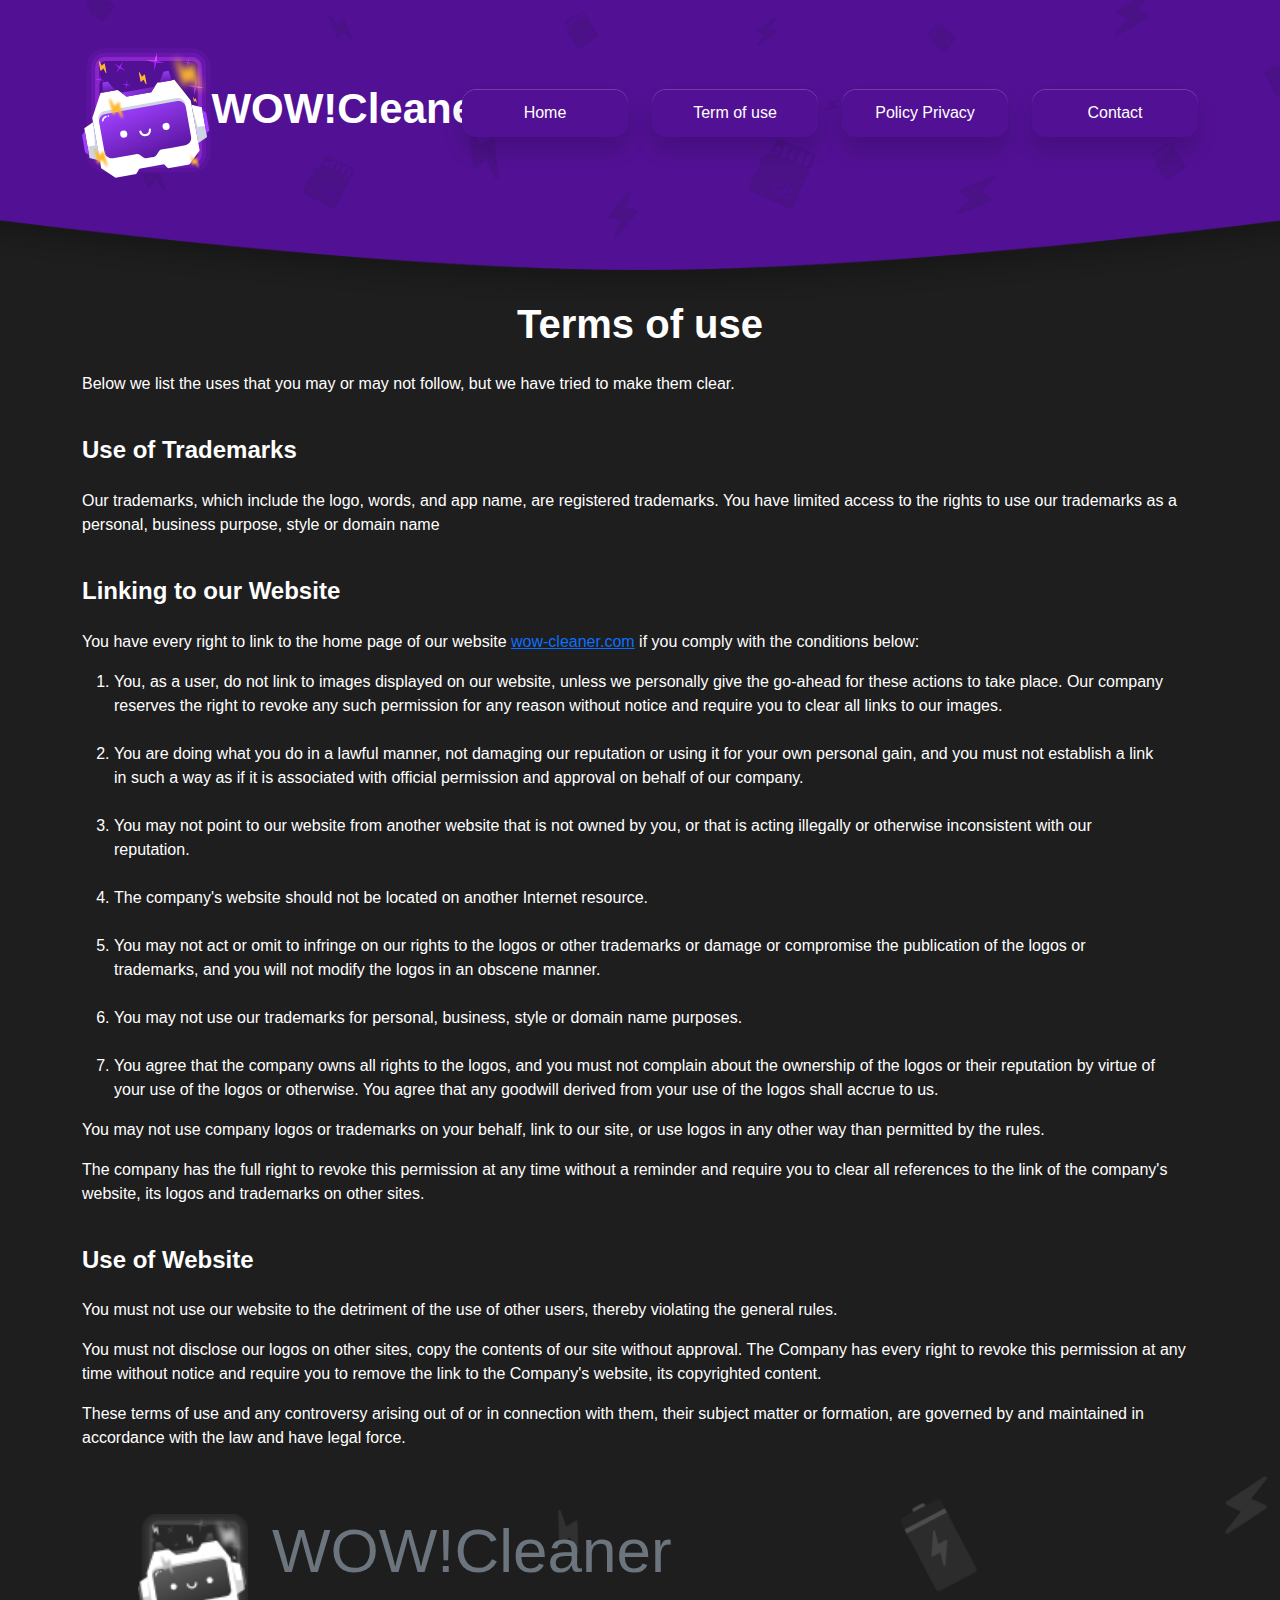
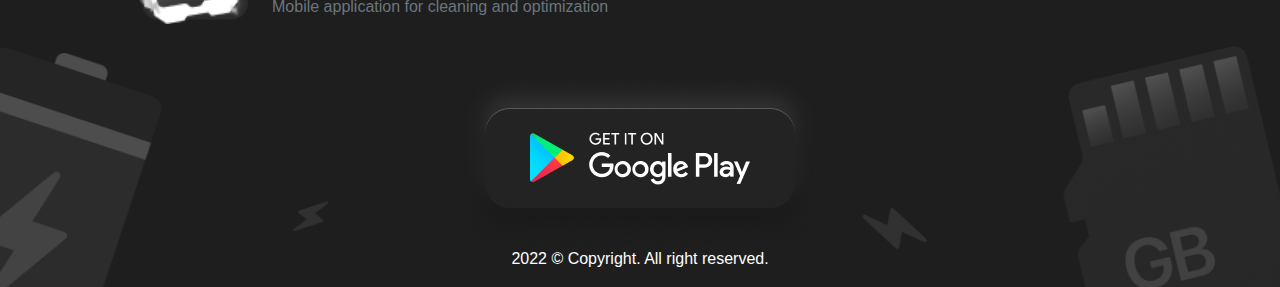
<file: terms-of-use.html>
<!DOCTYPE html>
<html lang="en">
  <head>
    <meta charset="UTF-8" />
    <meta http-equiv="X-UA-Compatible" content="IE=edge" />
    <meta name="viewport" content="width=device-width, initial-scale=1" />
    <title>Terms of use</title>

    <link rel="stylesheet" href="assets/css/bootstrap.css" />
    <link rel="stylesheet" href="assets/css/bootstrap-grid.min.css" />
    <link rel="stylesheet" href="assets/css/bootstrap.rtl.min.css" />
    <link rel="stylesheet" href="assets/css/bootstrap-reboot.min.css" />
    <link rel="stylesheet" href="assets/css/style.css" />
  </head>
  <body>
    <div id="root">
      <header class="head-bg">
        <div class="pattern">
          <!-- NAVIGATION -->
          <nav>
            <div class="container text-center mb-5 pt-5">
              <h1
                class="text-white text-center mb-4 d-none d-sm-block d-md-block d-lg-none logo-text-md-sm"
              >
                WOW!Cleaner
              </h1>
              <div
                class="row row-cols-2 align-items-center justify-content-end"
              >
                <div
                  class="col-sm-2 col-md-3 col-lg-4 d-none d-sm-none d-md-none d-lg-flex flex-nowrap flex-direction-row align-items-center justify-content-around"
                >
                  <img
                    src="assets/img/logo.svg"
                    alt="Logo"
                    width="130px"
                    height="130px"
                  />
                  <h1
                    class="text-white text-center d-none d-sm-none d-md-none d-lg-flex logo-text"
                  >
                    WOW!Cleaner
                  </h1>
                </div>
                <div
                  class="col-sm-2 col-md-3 col-lg-2 d-flex justify-content-center"
                >
                  <a href="./index.html" class="text-decoration-none w-100">
                    <div class="nav-item">Home</div>
                  </a>
                </div>
                <div
                  class="col-sm-2 col-md-3 col-lg-2 d-flex justify-content-center"
                >
                  <a href="#" class="text-decoration-none w-100">
                    <div class="nav-item">Term of use</div>
                  </a>
                </div>
                <div
                  class="col-sm-2 col-md-3 col-lg-2 d-flex justify-content-center"
                >
                  <a href="./policy-privacy.html" class="text-decoration-none w-100">
                    <div class="nav-item">Policy Privacy</div>
                  </a>
                </div>
                <div
                  class="col-sm-2 col-md-3 col-lg-2 d-flex justify-content-center"
                >
                  <a href="#" class="text-decoration-none w-100">
                    <div class="nav-item">Contact</div>
                  </a>
                </div>
              </div>
            </div>
          </nav>
          <!-- -------------------- -->
        </div>
      </header>
      <main>
        <!-- TERMS OF USE -->
        <section>
          <div class="container text-white">
            <h2 class="text-center mb-4">Terms of use</h2>
            <p>
              Below we list the uses that you may or may not follow, but we have
              tried to make them clear.
            </p>
            <br>
            <article>
              <h3 class="mb-4">Use of Trademarks</h3>
              <p>
                Our trademarks, which include the logo, words, and app name, are
                registered trademarks. You have limited access to the rights to
                use our trademarks as a personal, business purpose, style or
                domain name
              </p>
            </article>
            <br>
            <article>
              <h3 class="mb-4">Linking to our Website</h3>
              <p>
                You have every right to link to the home page of our website
                <a href="https://wow-cleaner.com" target="_blank"
                  >wow-cleaner.com</a
                >
                if you comply with the conditions below:
              </p>
              <ol>
                <li>
                  You, as a user, do not link to images displayed on our
                  website, unless we personally give the go-ahead for these
                  actions to take place. Our company reserves the right to
                  revoke any such permission for any reason without notice and
                  require you to clear all links to our images.
                </li>
                <br>
                <li>
                  You are doing what you do in a lawful manner, not damaging our
                  reputation or using it for your own personal gain, and you
                  must not establish a link in such a way as if it is associated
                  with official permission and approval on behalf of our
                  company.
                </li>
                <br>
                <li>
                  You may not point to our website from another website that is
                  not owned by you, or that is acting illegally or otherwise
                  inconsistent with our reputation.
                </li>
                <br>
                <li>
                  The company's website should not be located on another
                  Internet resource.
                </li>
                <br>
                <li>
                  You may not act or omit to infringe on our rights to the logos
                  or other trademarks or damage or compromise the publication of
                  the logos or trademarks, and you will not modify the logos in
                  an obscene manner.
                </li>
                <br>
                <li>
                  You may not use our trademarks for personal, business, style
                  or domain name purposes.
                </li>
                <br>
                <li>
                  You agree that the company owns all rights to the logos, and
                  you must not complain about the ownership of the logos or
                  their reputation by virtue of your use of the logos or
                  otherwise. You agree that any goodwill derived from your use
                  of the logos shall accrue to us.
                </li>
              </ol>
              <p>
                You may not use company logos or trademarks on your behalf, link
                to our site, or use logos in any other way than permitted by the
                rules.
              </p>
              <p>
                The company has the full right to revoke this permission at any
                time without a reminder and require you to clear all references
                to the link of the company's website, its logos and trademarks
                on other sites.
              </p>
            </article>
            <br>
            <article>
              <h3 class="mb-4">Use of Website</h3>
              <p>
                You must not use our website to the detriment of the use of
                other users, thereby violating the general rules.
              </p>
              <p>
                You must not disclose our logos on other sites, copy the
                contents of our site without approval. The Company has every
                right to revoke this permission at any time without notice and
                require you to remove the link to the Company's website, its
                copyrighted content.
              </p>
              <p>
                These terms of use and any controversy arising out of or in
                connection with them, their subject matter or formation, are
                governed by and maintained in accordance with the law and have
                legal force.
              </p>
            </article>
          </div>
        </section>
      </main>
      <footer class="pt-5">
        <div class="container">
          <div class="row">
            <div class="col-lg-12">
              <div class="row row-cols-1 flex-nowrap">
                <div
                      class="col-4 col-xs-4 col-sm-4 col-md-4 col-lg-2 d-flex justify-content-end pl-5"
                    >
                      <img
                        src="assets/img/logo-bw.png"
                        alt="Logo black&white"
                        class="logo-footer img-fluid"
                      />
                    </div>
                    <div class="col-8 col-xs-8 col-sm-8 col-md-8 col-lg-9">
                      <h4 class="text-secondary">WOW!Cleaner</h4>
                      <h5 class="text-secondary">
                        Mobile application for cleaning and optimization
                      </h5>
                    </div>
              </div>
            </div>
            <div class="col-lg-12 text-center mt-5">
              <img
                src="assets/img/google-play-footer.png"
                alt="Get it on Google Play"
                class="img-fluid"
                style="cursor: pointer"
              />
            </div>
            <div class="col-lg-12 text-center">
              <p class="text-white">2022 © Copyright. All right reserved.</p>
            </div>
          </div>
        </div>
      </footer>
    </div>
  </body>
</html>
</file>
<file: assets/css/style.css>
html, body{
  font-family: "Roboto", sans-serif;
}

#root {
  background-color: #1e1e1e;
  width: 100%;
  height: 100%;
}

img{
    -webkit-user-drag: none;
}

a:visited {
  color: #b469ff;
}

h1{
  font-size: 62px;
}

.logo-text{
  font-size: 42px;
  font-weight: 700;
}

.logo-text-md-sm{
  font-size: 36px;
  font-weight: 700;
}

h2{
  font-size: 40px;
  font-weight: 700;
}

h3{
  font-size: 24px;
  font-weight: 700;
  margin-bottom: 1rem
}

h4 {
  font-size: 62px;
}

h5 {
  font-size: 16px;
}

ul{
  list-style: none;
}

ul > li::before{
  content: url('../img/icon-check-lime.png');
  margin-right: 1rem;
}

.li-in-ol{
  counter-reset: item;
  list-style-type: none;
}

.li-in-ol > li::before{
  content: counter(item) ") "; 
  counter-increment: item;
  margin-right: .2rem
}

ul li{
  margin-bottom: 1rem;
}

.nav-item {
  font-size: 16px;
  padding: 12px 13px;
  box-shadow: 0px 14px 20px rgba(0, 0, 0, 0.15),
    inset 0px 0.836767px 0px rgba(255, 255, 255, 0.26);
  background: linear-gradient(0deg, #521194, #521194), #8325e2;
  color: #fff;
  border-radius: 14px;
  width: auto;
  word-break: keep-all;
  /* width: 200px */
}

.nav-item:nth-child(1) {
  margin: 0.5rem 0 0.5rem 0;
}

.curved-screen {
  width: 100%;
  height: 100px;
  background: #232323;
  border-top-left-radius: 25%;
  border-top-right-radius: 25%;
}

footer {
  background-image: url("../img/footer-bg.png");
  background-position: center;
  background-repeat: no-repeat;
  background-size: cover;
}

.head-bg{
    background-image: url('../img/head-bg-solid-curved.png');
    background-position: center;
    background-repeat: no-repeat;
    background-size: cover;
    height: 300px
}

.pattern{
    background-image: url('../img/head-pattern.png');
    background-position: center;
    background-repeat: no-repeat;
    background-size: cover;
    height: 80%;
}

.logo-footer{
    -webkit-filter: grayscale(100%);
    -moz-filter: grayscale(100%);
    -ms-filter: grayscale(100%);
    -o-filter: grayscale(100%);
    filter: gray;
}

@media screen and (max-width: 320px) {
  h1{
    font-size: 40px;
  }
  h2{
    font-size: 22px
  }
}

@media screen and (max-width: 480px) {
  h4{
    font-size: 28px;
  }
  h5{
    font-size: 9px;
  }
}
</file>
<file: assets/css/home.css>
header{
    background: #521194;
    box-shadow: 0px 14px 20px rgba(0, 0, 0, 0.15), inset 0px 0.836767px 0px rgba(255, 255, 255, 0.26);
}

.btn-home{
    outline: none;
    text-decoration: none;
    background: linear-gradient(128.48deg, #AD61F8 -13.82%, #353DF3 111.79%), #242A38;
    filter: drop-shadow(0px 4px 4px rgba(0, 0, 0, 0.25));
    border-radius: 24px;
    color: #fff;
    /* border: 3px solid #000; */
    width: 240px;
    height: 74px;
    box-shadow: inset 0px 1px 0px #C3D2F5;
}

.btn-container{
    box-shadow: 0px -11px 22px #3F3F3F, 0px 11px 38px #151515;
    border-radius: 24px;
}

@media screen and (max-width: 479px) {
    .btn-home{
        width: 240px !important;
        height: 40px !important;
        border-radius: 11px !important;
    }

    .btn-container{
        border-radius: 11px !important;
    }
}

section{
    background: #1E1E1E
}
</file>
